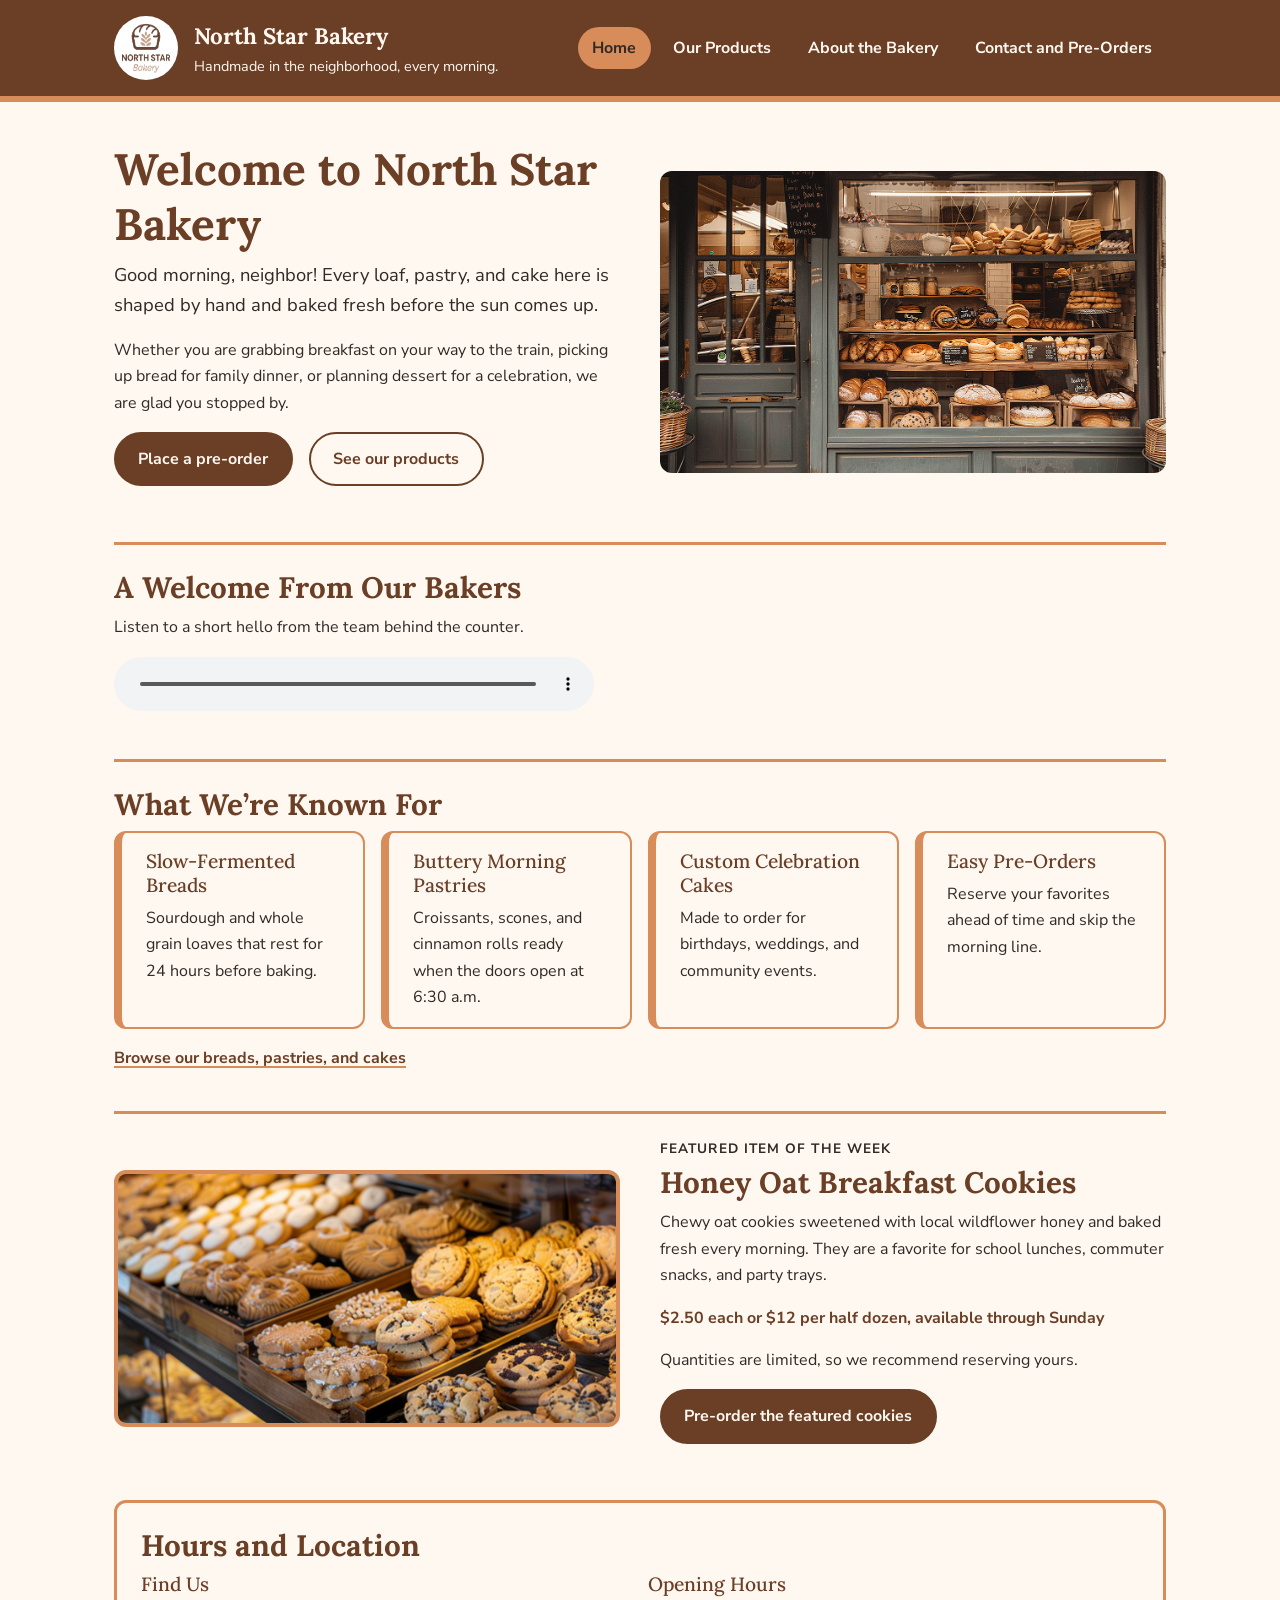
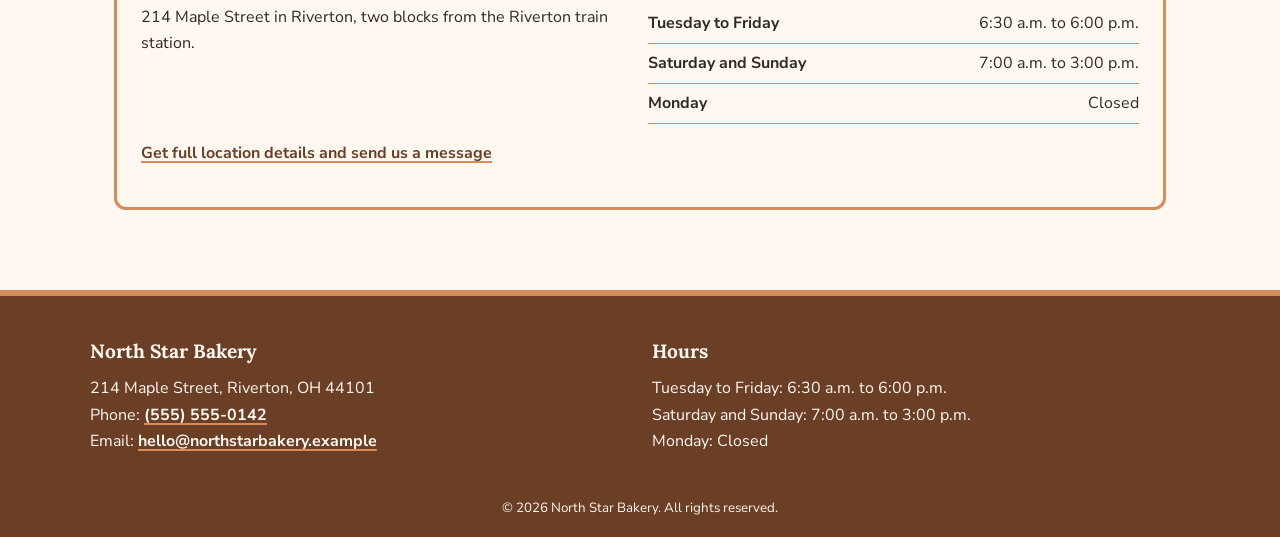
<file: index.html>
<!DOCTYPE html>
<html lang="en">
  <head>
    <meta charset="UTF-8">
    <meta name="viewport" content="width=device-width, initial-scale=1.0">
    <meta name="description" content="North Star Bakery is a neighborhood bakery in Riverton offering handmade breads, pastries, and cakes with easy pre-orders.">
    <title>Home | North Star Bakery</title>
    <link rel="preconnect" href="https://fonts.googleapis.com">
    <link rel="preconnect" href="https://fonts.gstatic.com" crossorigin>
    <link rel="stylesheet" href="https://fonts.googleapis.com/css2?family=Lora:wght@500;700&amp;family=Nunito+Sans:wght@400;700&amp;display=swap">
    <link rel="stylesheet" href="css/styles.css">
    <script src="js/script.js" defer></script>
  </head>
  <body>
    <a class="skip-link" href="#main-content">Skip to main content</a>

    <header class="site-header">
      <div class="header-inner">
        <a class="brand" href="index.html">
          <img src="images/bakery-logo.png" alt="North Star Bakery logo, return to the home page" width="160" height="160">
          <span class="brand-text">
            <strong class="brand-name">North Star Bakery</strong>
            <span class="brand-tagline">Handmade in the neighborhood, every morning.</span>
          </span>
        </a>
        <nav class="site-nav" aria-label="Main navigation">
          <ul>
          <li><a href="index.html" aria-current="page">Home</a></li>
          <li><a href="products.html">Our Products</a></li>
          <li><a href="about.html">About the Bakery</a></li>
          <li><a href="contact.html">Contact and Pre-Orders</a></li>
          </ul>
        </nav>
      </div>
    </header>

    <main id="main-content">
      <section class="hero" aria-labelledby="page-title">
        <div class="hero-text">
          <h1 id="page-title">Welcome to North Star Bakery</h1>
          <p class="lead">Good morning, neighbor! Every loaf, pastry, and cake here is shaped by hand and baked fresh before the sun comes up.</p>
          <p>Whether you are grabbing breakfast on your way to the train, picking up bread for family dinner, or planning dessert for a celebration, we are glad you stopped by.</p>
          <p class="button-row">
            <a class="button" href="contact.html">Place a pre-order</a>
            <a class="button button-outline" href="products.html">See our products</a>
          </p>
        </div>
        <div class="hero-media">
          <img src="images/bakery-storefront.png" alt="The North Star Bakery storefront on Maple Street with fresh bread displayed in the front window" width="800" height="533">
        </div>
      </section>

      <section class="section" aria-labelledby="welcome-heading">
        <h2 id="welcome-heading">A Welcome From Our Bakers</h2>
        <p>Listen to a short hello from the team behind the counter.</p>
        <audio controls src="images/bakery-welcome.mp3">
          Your browser does not support the audio element. You can <a href="images/bakery-welcome.mp3">download the North Star Bakery welcome message (MP3)</a> instead.
        </audio>
      </section>

      <section class="section" aria-labelledby="known-for-heading">
        <h2 id="known-for-heading">What We&rsquo;re Known For</h2>
        <ul class="card-grid">
          <li class="card">
            <h3>Slow-Fermented Breads</h3>
            <p>Sourdough and whole grain loaves that rest for 24 hours before baking.</p>
          </li>
          <li class="card">
            <h3>Buttery Morning Pastries</h3>
            <p>Croissants, scones, and cinnamon rolls ready when the doors open at 6:30 a.m.</p>
          </li>
          <li class="card">
            <h3>Custom Celebration Cakes</h3>
            <p>Made to order for birthdays, weddings, and community events.</p>
          </li>
          <li class="card">
            <h3>Easy Pre-Orders</h3>
            <p>Reserve your favorites ahead of time and skip the morning line.</p>
          </li>
        </ul>
        <p><a href="products.html">Browse our breads, pastries, and cakes</a></p>
      </section>

      <section class="section feature" aria-labelledby="featured-heading">
        <div class="feature-media">
          <picture>
            <source media="(min-width: 800px)" srcset="images/bakery-feature-large.png">
            <source media="(max-width: 799px)" srcset="images/bakery-feature-small.png">
            <img src="images/bakery-feature-small.png" alt="Trays of this week's featured Honey Oat Breakfast Cookies and chocolate chip cookies in the bakery display case">
          </picture>
        </div>
        <div class="feature-text">
          <p class="eyebrow">Featured Item of the Week</p>
          <h2 id="featured-heading">Honey Oat Breakfast Cookies</h2>
          <p>Chewy oat cookies sweetened with local wildflower honey and baked fresh every morning. They are a favorite for school lunches, commuter snacks, and party trays.</p>
          <p class="price">$2.50 each or $12 per half dozen, available through Sunday</p>
          <p>Quantities are limited, so we recommend reserving yours.</p>
          <p><a class="button" href="contact.html">Pre-order the featured cookies</a></p>
        </div>
      </section>

      <section class="section info-band" aria-labelledby="visit-heading">
        <h2 id="visit-heading">Hours and Location</h2>
        <div class="info-columns">
          <div>
            <h3>Find Us</h3>
            <p>214 Maple Street in Riverton, two blocks from the Riverton train station.</p>
          </div>
          <div>
            <h3>Opening Hours</h3>
            <ul class="hours-list">
              <li><span>Tuesday to Friday</span> <span>6:30 a.m. to 6:00 p.m.</span></li>
              <li><span>Saturday and Sunday</span> <span>7:00 a.m. to 3:00 p.m.</span></li>
              <li><span>Monday</span> <span>Closed</span></li>
            </ul>
          </div>
        </div>
        <p><a href="contact.html">Get full location details and send us a message</a></p>
      </section>
    </main>

    <footer class="site-footer">
      <div class="footer-inner">
        <div class="footer-col">
          <p class="footer-title">North Star Bakery</p>
          <address>
            214 Maple Street, Riverton, OH 44101<br>
            Phone: <a href="tel:+15555550142">(555) 555-0142</a><br>
            Email: <a href="mailto:hello@northstarbakery.example">hello@northstarbakery.example</a>
          </address>
        </div>
        <div class="footer-col">
          <p class="footer-title">Hours</p>
          <p>Tuesday to Friday: 6:30 a.m. to 6:00 p.m.<br>
          Saturday and Sunday: 7:00 a.m. to 3:00 p.m.<br>
          Monday: Closed</p>
        </div>
      </div>
      <p class="copyright"><small>&copy; 2026 North Star Bakery. All rights reserved.</small></p>
    </footer>
  </body>
</html>
</file>
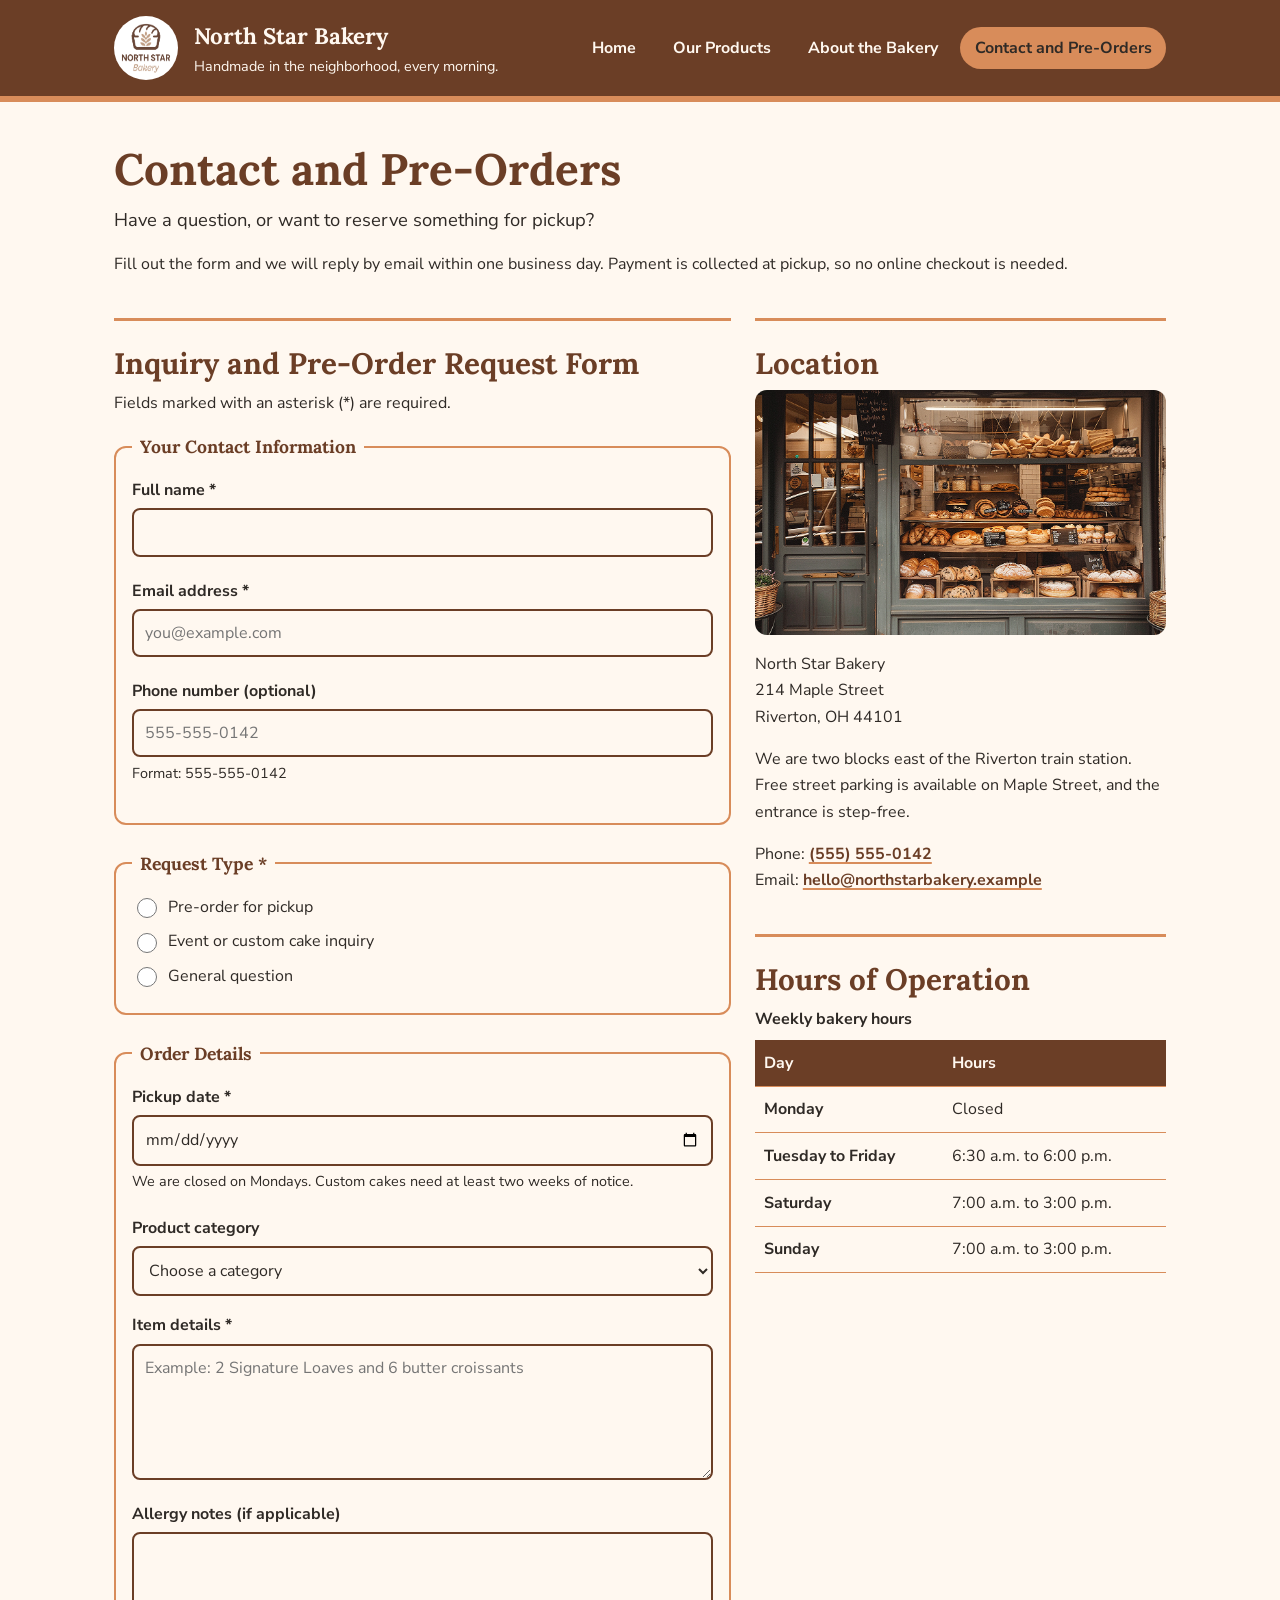
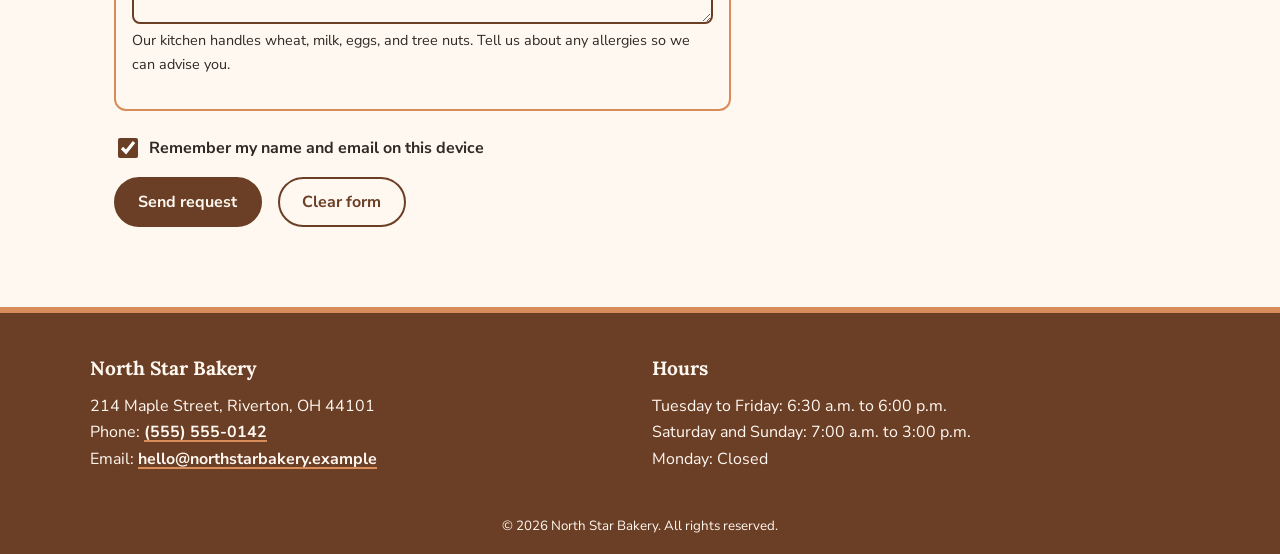
<file: contact.html>
<!DOCTYPE html>
<html lang="en">
  <head>
    <meta charset="UTF-8">
    <meta name="viewport" content="width=device-width, initial-scale=1.0">
    <meta name="description" content="Send North Star Bakery an inquiry or pre-order request and find our location and hours.">
    <title>Contact and Pre-Orders | North Star Bakery</title>
    <link rel="preconnect" href="https://fonts.googleapis.com">
    <link rel="preconnect" href="https://fonts.gstatic.com" crossorigin>
    <link rel="stylesheet" href="https://fonts.googleapis.com/css2?family=Lora:wght@500;700&amp;family=Nunito+Sans:wght@400;700&amp;display=swap">
    <link rel="stylesheet" href="css/styles.css">
    <script src="js/script.js" defer></script>
  </head>
  <body>
    <a class="skip-link" href="#main-content">Skip to main content</a>

    <header class="site-header">
      <div class="header-inner">
        <a class="brand" href="index.html">
          <img src="images/bakery-logo.png" alt="North Star Bakery logo, return to the home page" width="160" height="160">
          <span class="brand-text">
            <strong class="brand-name">North Star Bakery</strong>
            <span class="brand-tagline">Handmade in the neighborhood, every morning.</span>
          </span>
        </a>
        <nav class="site-nav" aria-label="Main navigation">
          <ul>
          <li><a href="index.html">Home</a></li>
          <li><a href="products.html">Our Products</a></li>
          <li><a href="about.html">About the Bakery</a></li>
          <li><a href="contact.html" aria-current="page">Contact and Pre-Orders</a></li>
          </ul>
        </nav>
      </div>
    </header>

    <main id="main-content">
      <section class="page-intro" aria-labelledby="page-title">
        <h1 id="page-title">Contact and Pre-Orders</h1>
        <p class="lead">Have a question, or want to reserve something for pickup?</p>
        <p>Fill out the form and we will reply by email within one business day. Payment is collected at pickup, so no online checkout is needed.</p>
      </section>

      <div class="contact-layout">
        <section class="section form-panel" aria-labelledby="form-heading">
          <h2 id="form-heading">Inquiry and Pre-Order Request Form</h2>
          <p>Fields marked with an asterisk (*) are required.</p>
          <p id="prefill-notice" class="notice" hidden></p>
          <div id="form-summary" class="form-summary" role="alert" tabindex="-1" hidden></div>
          <div id="form-success" class="form-success" role="status" tabindex="-1" hidden></div>

          <form id="preorder-form" action="#" method="post" novalidate>
            <fieldset>
              <legend>Your Contact Information</legend>

              <div class="field">
                <label for="customer-name">Full name *</label>
                <input type="text" id="customer-name" name="customer-name" autocomplete="name" minlength="2" maxlength="60" required>
                <p class="error-message" id="customer-name-error" aria-live="polite"></p>
              </div>

              <div class="field">
                <label for="customer-email">Email address *</label>
                <input type="email" id="customer-email" name="customer-email" autocomplete="email" placeholder="you@example.com" required>
                <p class="error-message" id="customer-email-error" aria-live="polite"></p>
              </div>

              <div class="field">
                <label for="customer-phone">Phone number (optional)</label>
                <input type="tel" id="customer-phone" name="customer-phone" autocomplete="tel" pattern="[0-9]{3}-[0-9]{3}-[0-9]{4}" placeholder="555-555-0142" aria-describedby="phone-hint">
                <small id="phone-hint" class="hint">Format: 555-555-0142</small>
                <p class="error-message" id="customer-phone-error" aria-live="polite"></p>
              </div>
            </fieldset>

            <fieldset>
              <legend>Request Type *</legend>

              <div class="choice">
                <input type="radio" id="type-preorder" name="request-type" value="pre-order" required>
                <label for="type-preorder">Pre-order for pickup</label>
              </div>

              <div class="choice">
                <input type="radio" id="type-event" name="request-type" value="event-order">
                <label for="type-event">Event or custom cake inquiry</label>
              </div>

              <div class="choice">
                <input type="radio" id="type-question" name="request-type" value="general-question">
                <label for="type-question">General question</label>
              </div>
              <p class="error-message" id="request-type-error" aria-live="polite"></p>
            </fieldset>

            <fieldset>
              <legend>Order Details</legend>

              <div class="field">
                <label for="pickup-date">Pickup date *</label>
                <input type="date" id="pickup-date" name="pickup-date" min="2026-01-01" aria-describedby="date-hint" required>
                <small id="date-hint" class="hint">We are closed on Mondays. Custom cakes need at least two weeks of notice.</small>
                <p class="error-message" id="pickup-date-error" aria-live="polite"></p>
              </div>

              <div class="field">
                <label for="product-category">Product category</label>
                <select id="product-category" name="product-category">
                  <option value="">Choose a category</option>
                  <option value="breads">Breads</option>
                  <option value="pastries">Pastries</option>
                  <option value="cakes">Cakes</option>
                  <option value="mixed">A mix of items</option>
                </select>
              </div>

              <div class="field">
                <label for="item-details">Item details *</label>
                <textarea id="item-details" name="item-details" rows="5" minlength="10" maxlength="500" placeholder="Example: 2 Signature Loaves and 6 butter croissants" required></textarea>
                <p class="error-message" id="item-details-error" aria-live="polite"></p>
              </div>

              <div class="field">
                <label for="allergy-notes">Allergy notes (if applicable)</label>
                <textarea id="allergy-notes" name="allergy-notes" rows="3" maxlength="300" aria-describedby="allergy-hint"></textarea>
                <small id="allergy-hint" class="hint">Our kitchen handles wheat, milk, eggs, and tree nuts. Tell us about any allergies so we can advise you.</small>
              </div>
            </fieldset>

            <div class="field remember-field">
              <div class="choice">
                <input type="checkbox" id="remember-me" name="remember-me" checked>
                <label for="remember-me">Remember my name and email on this device</label>
              </div>
            </div>

            <div class="button-row">
              <button type="submit" class="button">Send request</button>
              <button type="reset" class="button button-outline">Clear form</button>
            </div>
          </form>
        </section>

        <div class="contact-info">
          <section class="section" aria-labelledby="location-heading">
            <h2 id="location-heading">Location</h2>
            <img src="images/bakery-storefront.png" alt="North Star Bakery's front window at 214 Maple Street, with shelves of fresh bread and pastries" width="800" height="533">
            <address>
              North Star Bakery<br>
              214 Maple Street<br>
              Riverton, OH 44101
            </address>
            <p>We are two blocks east of the Riverton train station. Free street parking is available on Maple Street, and the entrance is step-free.</p>
            <p>Phone: <a href="tel:+15555550142">(555) 555-0142</a><br>
            Email: <a href="mailto:hello@northstarbakery.example">hello@northstarbakery.example</a></p>
          </section>

          <section class="section" aria-labelledby="hours-heading">
            <h2 id="hours-heading">Hours of Operation</h2>
            <table>
              <caption>Weekly bakery hours</caption>
              <thead>
                <tr>
                  <th scope="col">Day</th>
                  <th scope="col">Hours</th>
                </tr>
              </thead>
              <tbody>
                <tr>
                  <th scope="row">Monday</th>
                  <td>Closed</td>
                </tr>
                <tr>
                  <th scope="row">Tuesday to Friday</th>
                  <td>6:30 a.m. to 6:00 p.m.</td>
                </tr>
                <tr>
                  <th scope="row">Saturday</th>
                  <td>7:00 a.m. to 3:00 p.m.</td>
                </tr>
                <tr>
                  <th scope="row">Sunday</th>
                  <td>7:00 a.m. to 3:00 p.m.</td>
                </tr>
              </tbody>
            </table>
          </section>
        </div>
      </div>
    </main>

    <footer class="site-footer">
      <div class="footer-inner">
        <div class="footer-col">
          <p class="footer-title">North Star Bakery</p>
          <address>
            214 Maple Street, Riverton, OH 44101<br>
            Phone: <a href="tel:+15555550142">(555) 555-0142</a><br>
            Email: <a href="mailto:hello@northstarbakery.example">hello@northstarbakery.example</a>
          </address>
        </div>
        <div class="footer-col">
          <p class="footer-title">Hours</p>
          <p>Tuesday to Friday: 6:30 a.m. to 6:00 p.m.<br>
          Saturday and Sunday: 7:00 a.m. to 3:00 p.m.<br>
          Monday: Closed</p>
        </div>
      </div>
      <p class="copyright"><small>&copy; 2026 North Star Bakery. All rights reserved.</small></p>
    </footer>
  </body>
</html>
</file>
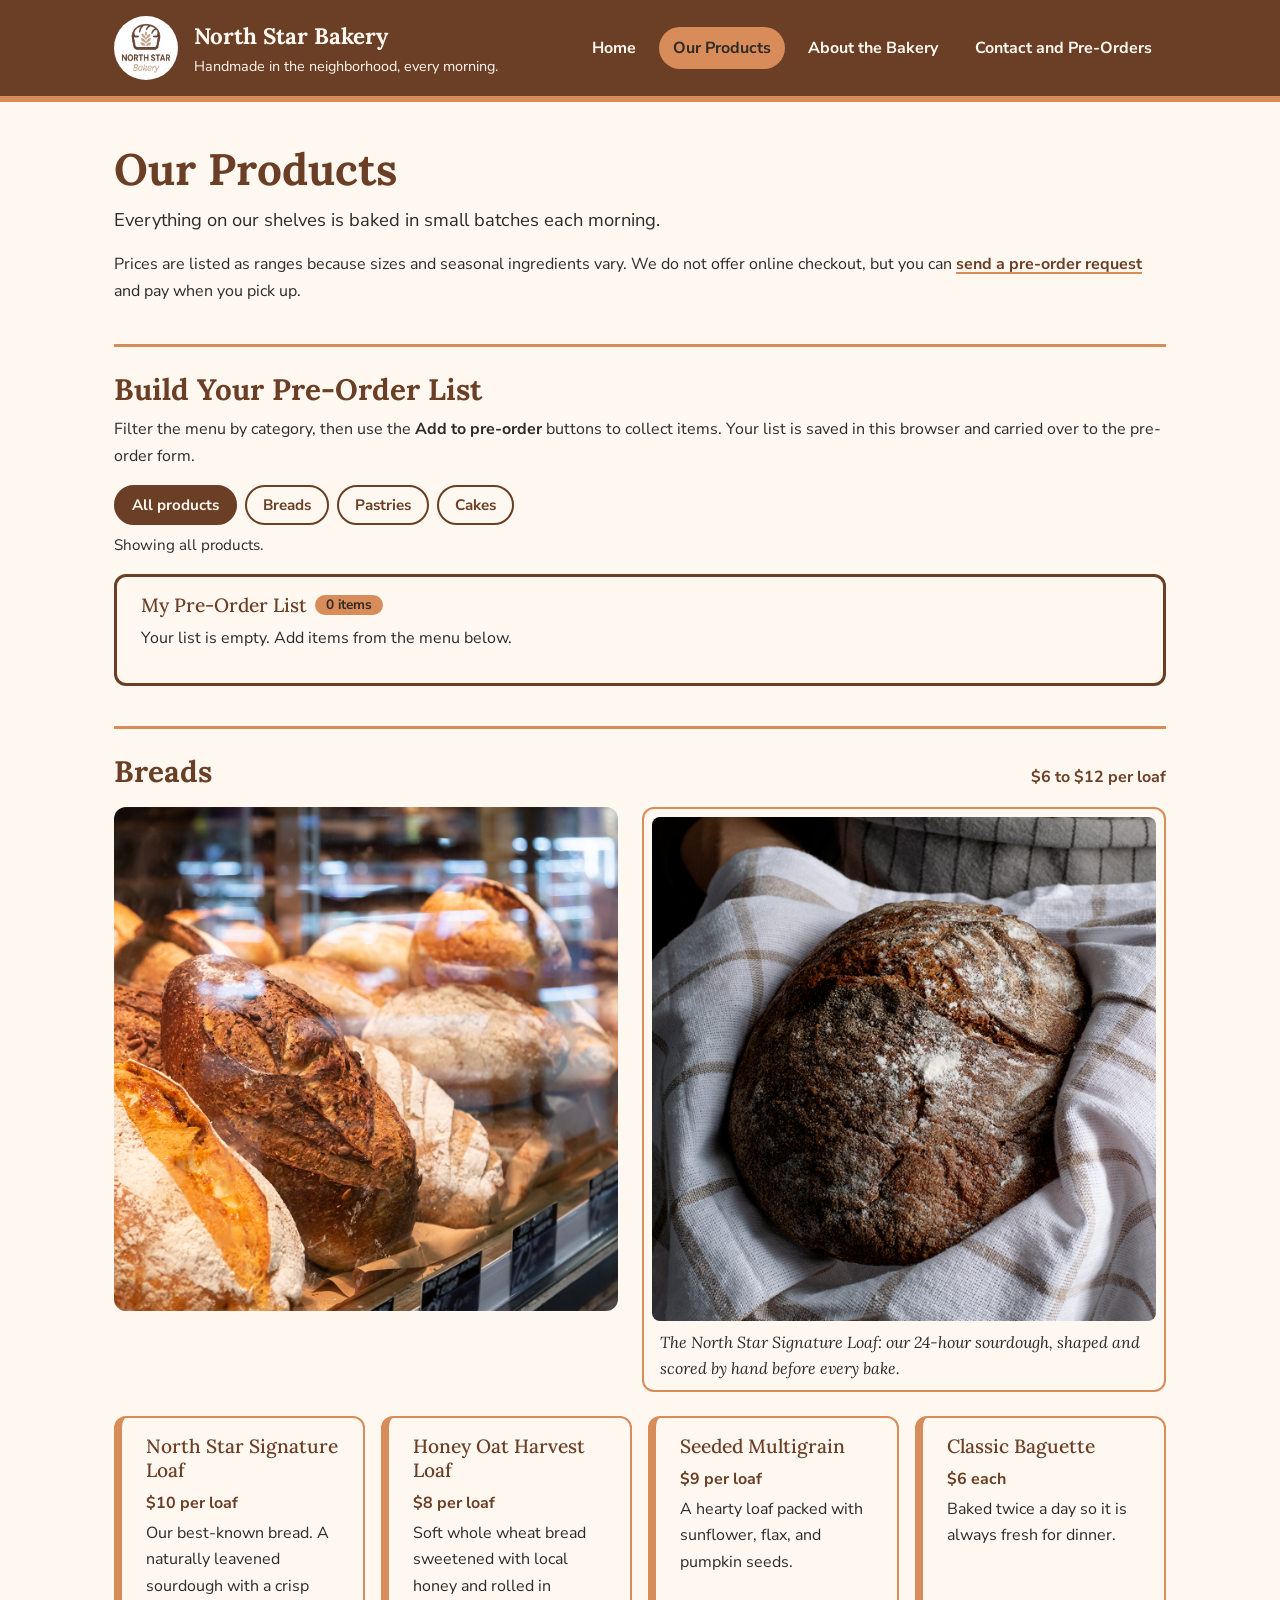
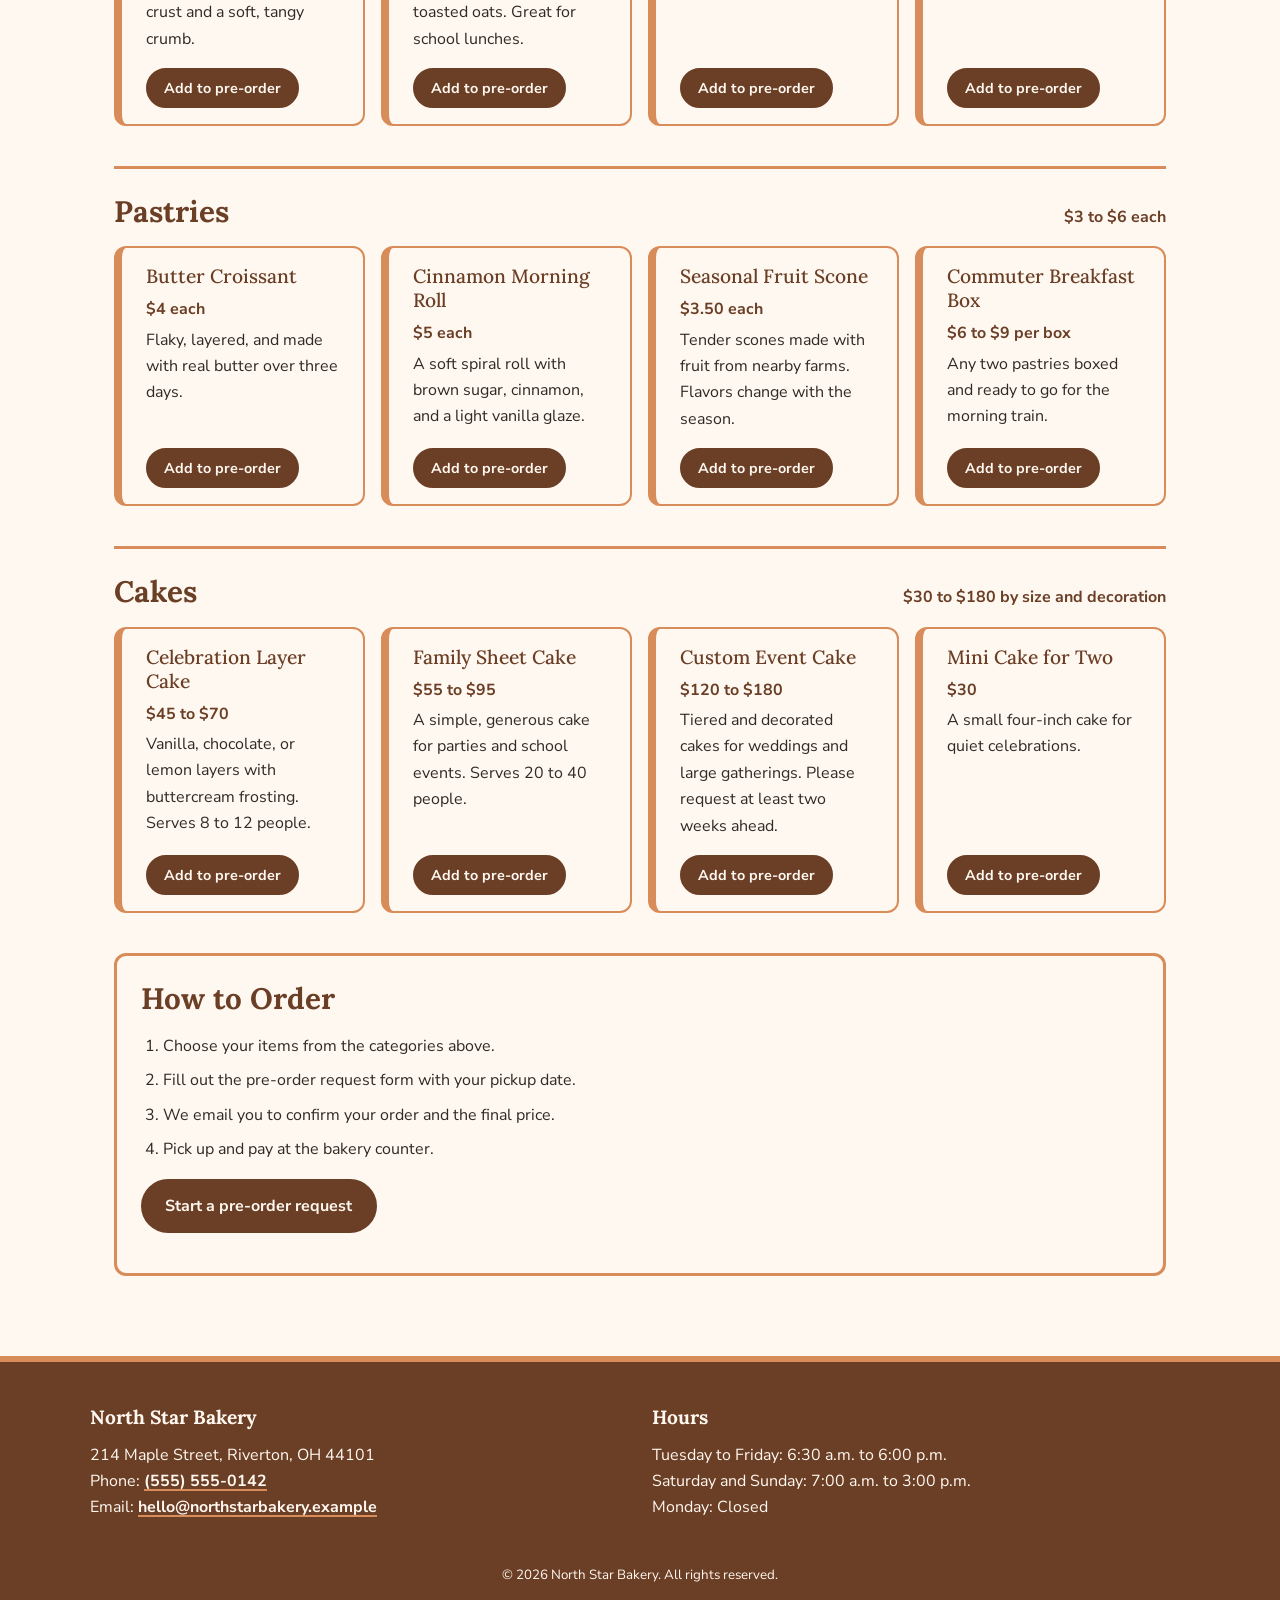
<file: products.html>
<!DOCTYPE html>
<html lang="en">
  <head>
    <meta charset="UTF-8">
    <meta name="viewport" content="width=device-width, initial-scale=1.0">
    <meta name="description" content="Browse North Star Bakery breads, pastries, and cakes with descriptions and price ranges.">
    <title>Our Products | North Star Bakery</title>
    <link rel="preconnect" href="https://fonts.googleapis.com">
    <link rel="preconnect" href="https://fonts.gstatic.com" crossorigin>
    <link rel="stylesheet" href="https://fonts.googleapis.com/css2?family=Lora:wght@500;700&amp;family=Nunito+Sans:wght@400;700&amp;display=swap">
    <link rel="stylesheet" href="css/styles.css">
    <script src="js/script.js" defer></script>
  </head>
  <body>
    <a class="skip-link" href="#main-content">Skip to main content</a>

    <header class="site-header">
      <div class="header-inner">
        <a class="brand" href="index.html">
          <img src="images/bakery-logo.png" alt="North Star Bakery logo, return to the home page" width="160" height="160">
          <span class="brand-text">
            <strong class="brand-name">North Star Bakery</strong>
            <span class="brand-tagline">Handmade in the neighborhood, every morning.</span>
          </span>
        </a>
        <nav class="site-nav" aria-label="Main navigation">
          <ul>
          <li><a href="index.html">Home</a></li>
          <li><a href="products.html" aria-current="page">Our Products</a></li>
          <li><a href="about.html">About the Bakery</a></li>
          <li><a href="contact.html">Contact and Pre-Orders</a></li>
          </ul>
        </nav>
      </div>
    </header>

    <main id="main-content">
      <section class="page-intro" aria-labelledby="page-title">
        <h1 id="page-title">Our Products</h1>
        <p class="lead">Everything on our shelves is baked in small batches each morning.</p>
        <p>Prices are listed as ranges because sizes and seasonal ingredients vary. We do not offer online checkout, but you can <a href="contact.html">send a pre-order request</a> and pay when you pick up.</p>
      </section>

      <section class="section preorder-tools" aria-labelledby="builder-heading">
        <h2 id="builder-heading">Build Your Pre-Order List</h2>
        <p>Filter the menu by category, then use the <strong>Add to pre-order</strong> buttons to collect items. Your list is saved in this browser and carried over to the pre-order form.</p>

        <div class="filter-bar" role="group" aria-label="Filter products by category">
          <button type="button" class="filter-button" data-filter="all" aria-pressed="true">All products</button>
          <button type="button" class="filter-button" data-filter="breads" aria-pressed="false">Breads</button>
          <button type="button" class="filter-button" data-filter="pastries" aria-pressed="false">Pastries</button>
          <button type="button" class="filter-button" data-filter="cakes" aria-pressed="false">Cakes</button>
        </div>
        <p id="filter-status" class="filter-status" aria-live="polite">Showing all products.</p>

        <div id="preorder-panel" class="preorder-panel">
          <h3 id="preorder-heading">My Pre-Order List <span id="preorder-count" class="count-badge">0 items</span></h3>
          <p id="preorder-empty">Your list is empty. Add items from the menu below.</p>
          <ul id="preorder-items" class="preorder-items"></ul>
          <p id="preorder-total" class="preorder-total" aria-live="polite" hidden></p>
          <div id="preorder-actions" class="button-row" hidden>
            <a class="button" href="contact.html">Continue to pre-order form</a>
            <button type="button" id="clear-list" class="button button-outline">Clear list</button>
          </div>
          <p id="preorder-message" class="sr-only" aria-live="polite"></p>
        </div>
      </section>

      <section class="section product-category" data-category="breads" aria-labelledby="breads-heading">
        <div class="section-heading">
          <h2 id="breads-heading">Breads</h2>
          <p class="price-range">$6 to $12 per loaf</p>
        </div>
        <div class="media-row">
          <img src="images/bakery-bread.png" alt="Crusty rustic bread loaves stacked in the bakery's glass display case" width="800" height="533">
          <figure>
            <img src="images/bakery-signature-loaf.png" alt="The North Star Signature Loaf, a round sourdough with a deep brown, flour-dusted crust, resting in a checked linen cloth" width="800" height="533">
            <figcaption>The North Star Signature Loaf: our 24-hour sourdough, shaped and scored by hand before every bake.</figcaption>
          </figure>
        </div>
        <div class="card-grid">
          <article class="card product-card" data-product-id="signature-loaf">
            <h3>North Star Signature Loaf</h3>
            <p class="price">$10 per loaf</p>
            <p>Our best-known bread. A naturally leavened sourdough with a crisp crust and a soft, tangy crumb.</p>
            <button type="button" class="button button-small add-button" data-product-id="signature-loaf" aria-label="Add North Star Signature Loaf to my pre-order list">Add to pre-order</button>
          </article>
          <article class="card product-card" data-product-id="honey-oat-loaf">
            <h3>Honey Oat Harvest Loaf</h3>
            <p class="price">$8 per loaf</p>
            <p>Soft whole wheat bread sweetened with local honey and rolled in toasted oats. Great for school lunches.</p>
            <button type="button" class="button button-small add-button" data-product-id="honey-oat-loaf" aria-label="Add Honey Oat Harvest Loaf to my pre-order list">Add to pre-order</button>
          </article>
          <article class="card product-card" data-product-id="seeded-multigrain">
            <h3>Seeded Multigrain</h3>
            <p class="price">$9 per loaf</p>
            <p>A hearty loaf packed with sunflower, flax, and pumpkin seeds.</p>
            <button type="button" class="button button-small add-button" data-product-id="seeded-multigrain" aria-label="Add Seeded Multigrain to my pre-order list">Add to pre-order</button>
          </article>
          <article class="card product-card" data-product-id="classic-baguette">
            <h3>Classic Baguette</h3>
            <p class="price">$6 each</p>
            <p>Baked twice a day so it is always fresh for dinner.</p>
            <button type="button" class="button button-small add-button" data-product-id="classic-baguette" aria-label="Add Classic Baguette to my pre-order list">Add to pre-order</button>
          </article>
        </div>
      </section>

      <section class="section product-category" data-category="pastries" aria-labelledby="pastries-heading">
        <div class="section-heading">
          <h2 id="pastries-heading">Pastries</h2>
          <p class="price-range">$3 to $6 each</p>
        </div>
        <div class="card-grid">
          <article class="card product-card" data-product-id="butter-croissant">
            <h3>Butter Croissant</h3>
            <p class="price">$4 each</p>
            <p>Flaky, layered, and made with real butter over three days.</p>
            <button type="button" class="button button-small add-button" data-product-id="butter-croissant" aria-label="Add Butter Croissant to my pre-order list">Add to pre-order</button>
          </article>
          <article class="card product-card" data-product-id="cinnamon-roll">
            <h3>Cinnamon Morning Roll</h3>
            <p class="price">$5 each</p>
            <p>A soft spiral roll with brown sugar, cinnamon, and a light vanilla glaze.</p>
            <button type="button" class="button button-small add-button" data-product-id="cinnamon-roll" aria-label="Add Cinnamon Morning Roll to my pre-order list">Add to pre-order</button>
          </article>
          <article class="card product-card" data-product-id="fruit-scone">
            <h3>Seasonal Fruit Scone</h3>
            <p class="price">$3.50 each</p>
            <p>Tender scones made with fruit from nearby farms. Flavors change with the season.</p>
            <button type="button" class="button button-small add-button" data-product-id="fruit-scone" aria-label="Add Seasonal Fruit Scone to my pre-order list">Add to pre-order</button>
          </article>
          <article class="card product-card" data-product-id="breakfast-box">
            <h3>Commuter Breakfast Box</h3>
            <p class="price">$6 to $9 per box</p>
            <p>Any two pastries boxed and ready to go for the morning train.</p>
            <button type="button" class="button button-small add-button" data-product-id="breakfast-box" aria-label="Add Commuter Breakfast Box to my pre-order list">Add to pre-order</button>
          </article>
        </div>
      </section>

      <section class="section product-category" data-category="cakes" aria-labelledby="cakes-heading">
        <div class="section-heading">
          <h2 id="cakes-heading">Cakes</h2>
          <p class="price-range">$30 to $180 by size and decoration</p>
        </div>
        <div class="card-grid">
          <article class="card product-card" data-product-id="layer-cake">
            <h3>Celebration Layer Cake</h3>
            <p class="price">$45 to $70</p>
            <p>Vanilla, chocolate, or lemon layers with buttercream frosting. Serves 8 to 12 people.</p>
            <button type="button" class="button button-small add-button" data-product-id="layer-cake" aria-label="Add Celebration Layer Cake to my pre-order list">Add to pre-order</button>
          </article>
          <article class="card product-card" data-product-id="sheet-cake">
            <h3>Family Sheet Cake</h3>
            <p class="price">$55 to $95</p>
            <p>A simple, generous cake for parties and school events. Serves 20 to 40 people.</p>
            <button type="button" class="button button-small add-button" data-product-id="sheet-cake" aria-label="Add Family Sheet Cake to my pre-order list">Add to pre-order</button>
          </article>
          <article class="card product-card" data-product-id="event-cake">
            <h3>Custom Event Cake</h3>
            <p class="price">$120 to $180</p>
            <p>Tiered and decorated cakes for weddings and large gatherings. Please request at least two weeks ahead.</p>
            <button type="button" class="button button-small add-button" data-product-id="event-cake" aria-label="Add Custom Event Cake to my pre-order list">Add to pre-order</button>
          </article>
          <article class="card product-card" data-product-id="mini-cake">
            <h3>Mini Cake for Two</h3>
            <p class="price">$30</p>
            <p>A small four-inch cake for quiet celebrations.</p>
            <button type="button" class="button button-small add-button" data-product-id="mini-cake" aria-label="Add Mini Cake for Two to my pre-order list">Add to pre-order</button>
          </article>
        </div>
      </section>

      <section class="section info-band" aria-labelledby="order-heading">
        <h2 id="order-heading">How to Order</h2>
        <ol class="steps">
          <li>Choose your items from the categories above.</li>
          <li>Fill out the pre-order request form with your pickup date.</li>
          <li>We email you to confirm your order and the final price.</li>
          <li>Pick up and pay at the bakery counter.</li>
        </ol>
        <p><a class="button" href="contact.html">Start a pre-order request</a></p>
      </section>
    </main>

    <footer class="site-footer">
      <div class="footer-inner">
        <div class="footer-col">
          <p class="footer-title">North Star Bakery</p>
          <address>
            214 Maple Street, Riverton, OH 44101<br>
            Phone: <a href="tel:+15555550142">(555) 555-0142</a><br>
            Email: <a href="mailto:hello@northstarbakery.example">hello@northstarbakery.example</a>
          </address>
        </div>
        <div class="footer-col">
          <p class="footer-title">Hours</p>
          <p>Tuesday to Friday: 6:30 a.m. to 6:00 p.m.<br>
          Saturday and Sunday: 7:00 a.m. to 3:00 p.m.<br>
          Monday: Closed</p>
        </div>
      </div>
      <p class="copyright"><small>&copy; 2026 North Star Bakery. All rights reserved.</small></p>
    </footer>
  </body>
</html>
</file>
<file: css/styles.css>
/* ==========================================================
   North Star Bakery - Main Stylesheet
   Mobile-first: base styles target small screens, and media
   queries at the bottom adjust the layout for larger screens.
   ========================================================== */

/* ---------- 1. Design tokens ----------
   Color palette (4 colors):
   cream    #FFF8F0  page background, text on dark areas
   brown    #6B3E26  header, footer, headings, buttons
   peach    #D88C5A  accents: borders, highlights, focus rings
   charcoal #2F2A26  body text
   Fonts (2 families): Lora for headings, Nunito Sans for body text */
:root {
  --cream: #FFF8F0;
  --brown: #6B3E26;
  --peach: #D88C5A;
  --charcoal: #2F2A26;

  --font-heading: "Lora", Georgia, "Times New Roman", serif;
  --font-body: "Nunito Sans", "Segoe UI", Arial, sans-serif;

  --space-xs: 0.5rem;
  --space-sm: 1rem;
  --space-md: 1.5rem;
  --space-lg: 2.5rem;
  --radius: 12px;
  --max-width: 1100px;
}

/* ---------- 2. Base and reset ---------- */
*,
*::before,
*::after {
  box-sizing: border-box;
}

body {
  margin: 0;
  background-color: var(--cream);
  color: var(--charcoal);
  font-family: var(--font-body);
  font-size: 1rem;
  line-height: 1.65;
}

img,
video,
picture {
  display: block;
  max-width: 100%;
  height: auto;
}

audio {
  width: 100%;
  max-width: 480px;
}

/* ---------- 3. Typography ---------- */
h1,
h2,
h3 {
  font-family: var(--font-heading);
  color: var(--brown);
  line-height: 1.25;
  margin: 0 0 var(--space-xs);
}

h1 {
  font-size: 2rem;
  font-weight: 700;
}

h2 {
  font-size: 1.5rem;
  font-weight: 700;
}

h3 {
  font-size: 1.2rem;
  font-weight: 500;
}

p {
  margin: 0 0 var(--space-sm);
}

a {
  color: var(--brown);
  font-weight: 700;
  text-decoration-color: var(--peach);
  text-decoration-thickness: 2px;
  text-underline-offset: 3px;
}

a:hover {
  text-decoration-color: var(--brown);
}

a:focus-visible,
button:focus-visible,
input:focus-visible,
select:focus-visible,
textarea:focus-visible {
  outline: 3px solid var(--peach);
  outline-offset: 2px;
}

.lead {
  font-size: 1.15rem;
}

.eyebrow {
  margin-bottom: 0.25rem;
  font-size: 0.85rem;
  font-weight: 700;
  letter-spacing: 0.08em;
  text-transform: uppercase;
}

.price,
.price-range,
.role {
  font-weight: 700;
  color: var(--brown);
}

/* ---------- 4. Skip link ---------- */
.skip-link {
  position: absolute;
  left: var(--space-sm);
  top: -4rem;
  z-index: 10;
  padding: var(--space-xs) var(--space-sm);
  background-color: var(--cream);
  color: var(--brown);
  border-radius: var(--radius);
}

.skip-link:focus {
  top: var(--space-sm);
}

/* ---------- 5. Header and navigation ---------- */
.site-header {
  background-color: var(--brown);
  color: var(--cream);
  border-bottom: 6px solid var(--peach);
}

.header-inner {
  display: flex;
  flex-direction: column;
  align-items: center;
  gap: var(--space-sm);
  max-width: var(--max-width);
  margin: 0 auto;
  padding: var(--space-sm);
}

.brand {
  display: flex;
  align-items: center;
  gap: var(--space-sm);
  color: var(--cream);
  text-decoration: none;
}

.brand img {
  width: 64px;
  height: 64px;
  border-radius: 50%;
  background-color: var(--cream);
}

.brand-text {
  display: flex;
  flex-direction: column;
}

.brand-name {
  font-family: var(--font-heading);
  font-size: 1.4rem;
}

.brand-tagline {
  font-size: 0.9rem;
  font-weight: 400;
}

.site-nav ul {
  display: flex;
  flex-wrap: wrap;
  justify-content: center;
  gap: var(--space-xs);
  margin: 0;
  padding: 0;
  list-style: none;
}

.site-nav a {
  display: block;
  padding: 0.5rem 0.9rem;
  border-radius: 999px;
  color: var(--cream);
  text-decoration: none;
}

.site-nav a:hover {
  background-color: var(--cream);
  color: var(--brown);
}

.site-nav a[aria-current="page"] {
  background-color: var(--peach);
  color: var(--charcoal);
}

/* ---------- 6. Main layout and sections ---------- */
main {
  max-width: var(--max-width);
  margin: 0 auto;
  padding: var(--space-md) var(--space-sm);
}

.section,
.page-intro,
.hero {
  margin-bottom: var(--space-lg);
}

.section {
  padding-top: var(--space-md);
  border-top: 3px solid var(--peach);
}

.section-heading {
  display: flex;
  flex-wrap: wrap;
  align-items: baseline;
  justify-content: space-between;
  gap: 0 var(--space-sm);
}

.info-band {
  padding: var(--space-md);
  border: 3px solid var(--peach);
  border-radius: var(--radius);
}

/* ---------- 7. Buttons ---------- */
.button-row {
  display: flex;
  flex-wrap: wrap;
  gap: var(--space-sm);
}

.button {
  display: inline-block;
  padding: 0.75rem 1.4rem;
  border: 2px solid var(--brown);
  border-radius: 999px;
  background-color: var(--brown);
  color: var(--cream);
  font-family: var(--font-body);
  font-size: 1rem;
  font-weight: 700;
  text-decoration: none;
  cursor: pointer;
}

.button:hover {
  background-color: var(--charcoal);
  border-color: var(--charcoal);
}

.button-outline {
  background-color: transparent;
  color: var(--brown);
}

.button-outline:hover {
  background-color: var(--peach);
  border-color: var(--peach);
  color: var(--charcoal);
}

/* ---------- 8. Hero, split and feature blocks ---------- */
.hero,
.split,
.feature {
  display: flex;
  flex-direction: column;
  gap: var(--space-md);
}

.hero-media img,
.split-media img,
.feature-media img {
  border-radius: var(--radius);
}

.feature-media img {
  border: 4px solid var(--peach);
}

/* ---------- 9. Cards ---------- */
.card-grid {
  display: flex;
  flex-direction: column;
  gap: var(--space-sm);
  margin: 0 0 var(--space-sm);
  padding: 0;
  list-style: none;
}

.card {
  flex: 1 1 100%;
  padding: var(--space-sm) var(--space-md);
  border: 2px solid var(--peach);
  border-left-width: 8px;
  border-radius: var(--radius);
}

.card p:last-child {
  margin-bottom: 0;
}

.card .price,
.card .role {
  margin-bottom: 0.25rem;
}

/* ---------- 10. Product media and figure ---------- */
.media-row {
  display: flex;
  flex-direction: column;
  gap: var(--space-md);
  margin-bottom: var(--space-md);
}

.media-row > img {
  border-radius: var(--radius);
}

figure {
  margin: 0;
  padding: var(--space-xs);
  border: 2px solid var(--peach);
  border-radius: var(--radius);
}

figure img {
  border-radius: calc(var(--radius) - 4px);
}

figcaption {
  padding: var(--space-xs) var(--space-xs) 0;
  font-family: var(--font-heading);
  font-style: italic;
}

/* ---------- 11. Lists ---------- */
.hours-list {
  margin: 0 0 var(--space-sm);
  padding: 0;
  list-style: none;
}

.hours-list li {
  display: flex;
  flex-wrap: wrap;
  justify-content: space-between;
  gap: 0 var(--space-sm);
  padding: 0.4rem 0;
  border-bottom: 1px solid var(--peach);
}

.hours-list span:first-child {
  font-weight: 700;
}

.info-columns {
  display: flex;
  flex-direction: column;
  gap: var(--space-sm);
}

.steps {
  padding-left: 1.4rem;
}

.steps li {
  margin-bottom: var(--space-xs);
}

/* ---------- 12. Forms ---------- */
fieldset {
  margin: 0 0 var(--space-md);
  padding: var(--space-sm);
  border: 2px solid var(--peach);
  border-radius: var(--radius);
}

legend {
  padding: 0 var(--space-xs);
  font-family: var(--font-heading);
  font-size: 1.1rem;
  font-weight: 700;
  color: var(--brown);
}

.field {
  display: flex;
  flex-direction: column;
  gap: 0.3rem;
  margin-bottom: var(--space-sm);
}

.field label {
  font-weight: 700;
}

input,
select,
textarea {
  width: 100%;
  padding: 0.7rem;
  border: 2px solid var(--brown);
  border-radius: 8px;
  background-color: var(--cream);
  color: var(--charcoal);
  font-family: var(--font-body);
  font-size: 1rem;
}

.choice {
  display: flex;
  align-items: center;
  gap: var(--space-xs);
  margin-bottom: var(--space-xs);
}

.choice input {
  width: 1.25rem;
  height: 1.25rem;
  accent-color: var(--brown);
}

.hint {
  font-size: 0.9rem;
}

/* ---------- 13. Contact page and table ---------- */
.contact-layout {
  display: flex;
  flex-direction: column;
  gap: var(--space-md);
}

.contact-info img {
  margin-bottom: var(--space-sm);
  border-radius: var(--radius);
}

address {
  margin-bottom: var(--space-sm);
  font-style: normal;
}

table {
  width: 100%;
  border-collapse: collapse;
}

caption {
  margin-bottom: var(--space-xs);
  font-weight: 700;
  text-align: left;
}

th,
td {
  padding: 0.6rem;
  border-bottom: 1px solid var(--peach);
  text-align: left;
}

thead th {
  background-color: var(--brown);
  color: var(--cream);
}

/* ---------- 14. Footer ---------- */
.site-footer {
  padding: var(--space-lg) var(--space-sm) var(--space-sm);
  background-color: var(--brown);
  color: var(--cream);
  border-top: 6px solid var(--peach);
}

.footer-inner {
  display: flex;
  flex-direction: column;
  gap: var(--space-md);
  max-width: var(--max-width);
  margin: 0 auto;
}

.footer-title {
  margin-bottom: var(--space-xs);
  font-family: var(--font-heading);
  font-size: 1.2rem;
  font-weight: 700;
}

.site-footer a {
  color: var(--cream);
  text-decoration-color: var(--peach);
}

.site-footer address {
  font-style: normal;
}

.copyright {
  max-width: var(--max-width);
  margin: var(--space-md) auto 0;
  text-align: center;
}

/* ==========================================================
   15. Tablet: 600px and wider
   ========================================================== */
@media (min-width: 600px) {
  .card-grid {
    flex-direction: row;
    flex-wrap: wrap;
  }

  .card {
    flex: 1 1 calc(50% - var(--space-sm));
  }

  .media-row,
  .info-columns,
  .footer-inner {
    flex-direction: row;
  }

  .media-row > *,
  .info-columns > *,
  .footer-col {
    flex: 1 1 0;
    min-width: 0;
  }

  .media-row {
    align-items: flex-start;
  }
}

/* ==========================================================
   16. Desktop: 900px and wider
   ========================================================== */
@media (min-width: 900px) {
  h1 {
    font-size: 2.75rem;
  }

  h2 {
    font-size: 1.85rem;
  }

  .header-inner {
    flex-direction: row;
    justify-content: space-between;
    padding: var(--space-sm) var(--space-md);
  }

  .site-nav ul {
    justify-content: flex-end;
  }

  main {
    padding: var(--space-lg) var(--space-md);
  }

  .hero,
  .split,
  .feature {
    flex-direction: row;
    align-items: center;
    gap: var(--space-lg);
  }

  .hero-text,
  .hero-media,
  .split-text,
  .split-media,
  .feature-media,
  .feature-text {
    flex: 1 1 0;
    min-width: 0;
  }

  .card {
    flex: 1 1 calc(25% - var(--space-sm));
  }

  .contact-layout {
    flex-direction: row;
    align-items: flex-start;
  }

  .form-panel {
    flex: 3;
  }

  .contact-info {
    flex: 2;
  }
}

/* ==========================================================
   17. Touchstone 4: interactive pre-order list and form feedback
   (uses the same four colors and two fonts as the rest of the site)
   ========================================================== */
[hidden] {
  display: none !important;
}

.sr-only {
  position: absolute;
  width: 1px;
  height: 1px;
  margin: -1px;
  padding: 0;
  overflow: hidden;
  clip: rect(0, 0, 0, 0);
  white-space: nowrap;
  border: 0;
}

.button-small {
  padding: 0.5rem 1rem;
  font-size: 0.9rem;
}

/* Filter buttons */
.filter-bar {
  display: flex;
  flex-wrap: wrap;
  gap: var(--space-xs);
  margin-bottom: var(--space-xs);
}

.filter-button {
  padding: 0.5rem 1rem;
  border: 2px solid var(--brown);
  border-radius: 999px;
  background-color: var(--cream);
  color: var(--brown);
  font-family: var(--font-body);
  font-size: 0.95rem;
  font-weight: 700;
  cursor: pointer;
}

.filter-button:hover {
  background-color: var(--peach);
  border-color: var(--peach);
  color: var(--charcoal);
}

.filter-button[aria-pressed="true"] {
  background-color: var(--brown);
  border-color: var(--brown);
  color: var(--cream);
}

.filter-status {
  font-size: 0.95rem;
}

/* Pre-order panel */
.preorder-panel {
  padding: var(--space-sm) var(--space-md);
  border: 3px solid var(--brown);
  border-radius: var(--radius);
}

.preorder-panel h3 {
  display: flex;
  flex-wrap: wrap;
  align-items: center;
  gap: var(--space-xs);
}

.count-badge {
  padding: 0.1rem 0.7rem;
  border-radius: 999px;
  background-color: var(--peach);
  color: var(--charcoal);
  font-family: var(--font-body);
  font-size: 0.85rem;
  font-weight: 700;
}

.preorder-items {
  margin: 0 0 var(--space-sm);
  padding: 0;
  list-style: none;
}

.preorder-item {
  display: flex;
  flex-wrap: wrap;
  align-items: center;
  gap: var(--space-xs) var(--space-sm);
  padding: var(--space-xs) 0;
  border-bottom: 1px solid var(--peach);
}

.preorder-name {
  flex: 1 1 100%;
  font-weight: 700;
}

.qty-controls {
  display: flex;
  align-items: center;
  gap: 0.4rem;
}

.qty-button {
  width: 2.25rem;
  height: 2.25rem;
  border: 2px solid var(--brown);
  border-radius: 50%;
  background-color: var(--cream);
  color: var(--brown);
  font-size: 1.1rem;
  font-weight: 700;
  line-height: 1;
  cursor: pointer;
}

.qty-button:hover {
  background-color: var(--peach);
  border-color: var(--peach);
  color: var(--charcoal);
}

.qty-value {
  min-width: 1.5rem;
  font-weight: 700;
  text-align: center;
}

.preorder-subtotal {
  font-weight: 700;
  color: var(--brown);
}

.remove-button {
  margin-left: auto;
  padding: 0.25rem 0.5rem;
  border: none;
  background: none;
  color: var(--brown);
  font-family: var(--font-body);
  font-size: 0.95rem;
  font-weight: 700;
  text-decoration: underline;
  text-decoration-color: var(--peach);
  text-decoration-thickness: 2px;
  text-underline-offset: 3px;
  cursor: pointer;
}

.preorder-total {
  font-weight: 700;
}

/* Product cards with an add button */
.product-card {
  display: flex;
  flex-direction: column;
}

.product-card .add-button {
  align-self: flex-start;
  margin-top: auto;
}

.product-card p:last-of-type {
  margin-bottom: var(--space-sm);
}

.product-card.in-list {
  border-color: var(--brown);
}

.product-card.in-list .add-button {
  background-color: var(--peach);
  border-color: var(--peach);
  color: var(--charcoal);
}

/* Form feedback */
.error-message {
  margin: 0;
  font-size: 0.95rem;
  font-weight: 700;
  color: var(--brown);
}

.error-message:not(:empty)::before {
  content: "\26A0\FE0E  ";
}

input[aria-invalid="true"],
select[aria-invalid="true"],
textarea[aria-invalid="true"] {
  border-color: var(--peach);
  border-width: 3px;
  border-left-width: 8px;
}

.choice input[aria-invalid="true"] {
  outline: 3px solid var(--peach);
  outline-offset: 2px;
}

.form-summary,
.notice {
  margin-bottom: var(--space-md);
  padding: var(--space-sm);
  border: 3px solid var(--peach);
  border-left-width: 8px;
  border-radius: var(--radius);
  font-weight: 700;
}

.form-success {
  margin-bottom: var(--space-md);
  padding: var(--space-sm) var(--space-md);
  border-radius: var(--radius);
  background-color: var(--brown);
  color: var(--cream);
  font-weight: 700;
}

.remember-field .choice {
  margin-bottom: 0;
}

@media (min-width: 600px) {
  .preorder-name {
    flex: 1 1 auto;
  }
}
</file>
